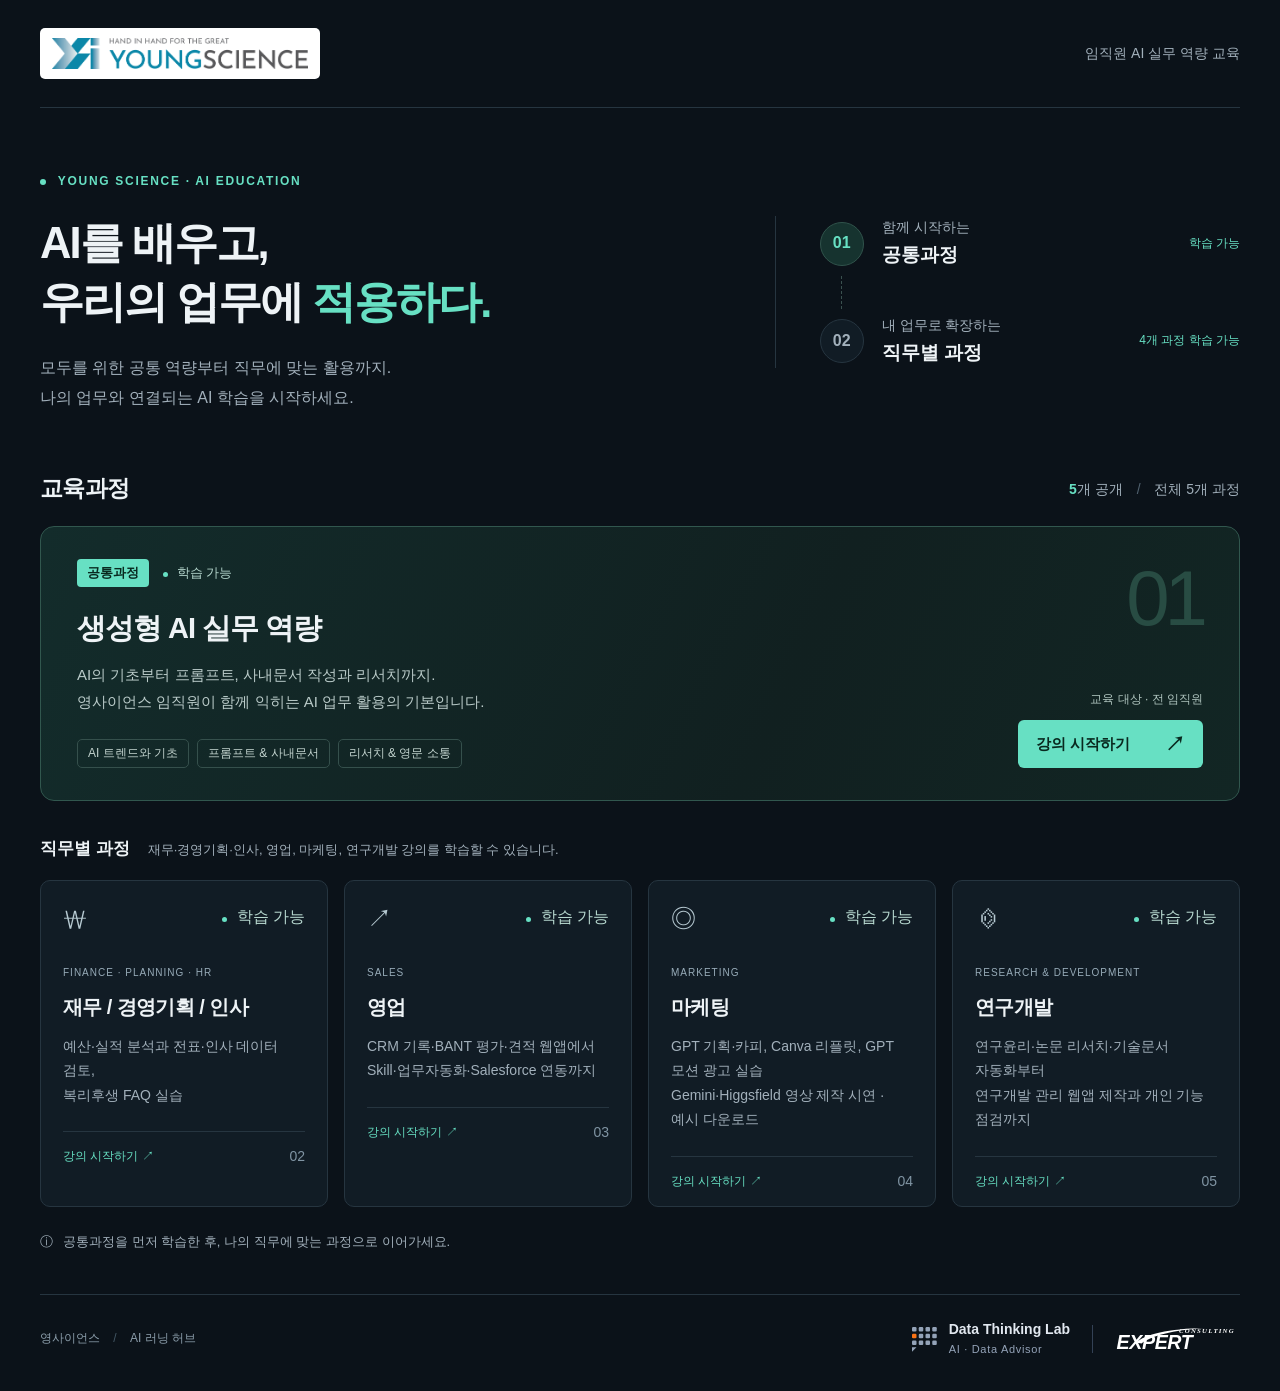
<file: index.html>
<!doctype html>
<html lang="ko">
<head>
  <meta charset="utf-8">
  <meta name="viewport" content="width=device-width, initial-scale=1">
  <meta name="description" content="영사이언스 임직원을 위한 AI 교육. 공통과정부터 직무별 심화과정까지 한곳에서 학습하세요.">
  <meta name="theme-color" content="#0b1219">
  <title>영사이언스 | AI 러닝 허브</title>
  <link rel="stylesheet" href="style.css">
<style id="company-logo-style">
.company-logo{display:flex;align-items:center;position:relative;width:280px;padding:10px 12px;overflow:hidden;background:#fff;border-radius:5px;flex-shrink:0}
.company-logo img{display:block;position:static;width:100%;max-width:100%;height:auto}
.lecture-logo{width:210px;border:0;padding:8px 10px;cursor:pointer}
.company-logo:focus-visible{outline:2px solid #67e0c3;outline-offset:3px}
@media(max-width:640px){.company-logo{width:220px}.lecture-logo{width:130px;padding:6px}}
</style>
<style id="partner-brand-style">.partner-brands{display:flex;align-items:center;gap:22px;flex-wrap:wrap}.dtl-brand{display:flex;align-items:center;gap:10px;color:#e2e8f0}.dtl-brand>svg{width:30px;height:30px}.dtl-brand strong{display:block;font-size:14px;line-height:1.5}.dtl-brand small{display:block;font-size:11px;letter-spacing:.7px;color:#94a3b8}.partner-divider{height:28px;border-left:1px solid #334155}.expert-brand svg{display:block;width:125px;height:auto}footer{align-items:center}@media(max-width:640px){footer{align-items:flex-start;gap:18px}.partner-brands{gap:16px}}</style>
</head>
<body>
  <a class="skip" href="#courses">교육과정으로 바로가기</a>
  <header class="header">
    <a class="brand" href="./" aria-label="영사이언스 AI 러닝 허브 홈"><span class="company-logo"><img src="company-logo-hd.png" alt="YOUNGSCIENCE 영사이언스" width="9492" height="1152"></span></a>
    <span class="header-label">임직원 AI 실무 역량 교육</span>
  </header>
  <main>
    <section class="intro" aria-labelledby="page-title">
      <div><p class="eyebrow"><span></span> YOUNG SCIENCE · AI EDUCATION</p><h1 id="page-title">AI를 배우고,<br>우리의 업무에 <em>적용하다.</em></h1><p class="intro-copy">모두를 위한 공통 역량부터 직무에 맞는 활용까지.<br>나의 업무와 연결되는 AI 학습을 시작하세요.</p></div>
      <div class="learning-path" aria-label="학습 순서"><div class="path-item"><span class="step">01</span><div><small>함께 시작하는</small><strong>공통과정</strong></div><span class="path-state">학습 가능</span></div><div class="path-line"></div><div class="path-item"><span class="step muted">02</span><div><small>내 업무로 확장하는</small><strong>직무별 과정</strong></div><span class="path-state">4개 과정 학습 가능</span></div></div>
    </section>
    <section id="courses" aria-labelledby="courses-title">
      <div class="section-heading"><h2 id="courses-title">교육과정</h2><p><strong>5</strong>개 공개 <span>/</span> 전체 5개 과정</p></div>
      <a class="common-course" href="common.html">
        <div class="common-main"><div class="course-meta"><span class="badge">공통과정</span><span class="available"><i></i> 학습 가능</span></div><h3>생성형 AI 실무 역량</h3><p>AI의 기초부터 프롬프트, 사내문서 작성과 리서치까지.<br>영사이언스 임직원이 함께 익히는 AI 업무 활용의 기본입니다.</p><div class="tags"><span>AI 트렌드와 기초</span><span>프롬프트 & 사내문서</span><span>리서치 & 영문 소통</span></div></div>
        <div class="common-side"><span class="course-number" aria-hidden="true">01</span><span class="audience">교육 대상 · 전 임직원</span><span class="start">강의 시작하기 <span aria-hidden="true">↗</span></span></div>
      </a>
      <div class="track-heading"><h3>직무별 과정</h3><p>재무·경영기획·인사, 영업, 마케팅, 연구개발 강의를 학습할 수 있습니다.</p></div>
      <div class="tracks">
        <a class="track track-available" href="management-finance-hr.html"><div class="track-top"><span class="track-icon" aria-hidden="true">₩</span><span class="available"><i></i> 학습 가능</span></div><span class="track-en">FINANCE · PLANNING · HR</span><h4>재무 / 경영기획 / 인사</h4><p>예산·실적 분석과 전표·인사 데이터 검토,<br>복리후생 FAQ 실습</p><div class="track-bottom"><span>강의 시작하기 ↗</span><span aria-hidden="true">02</span></div></a>
        <a class="track track-available" href="management-sales-v2.html"><div class="track-top"><span class="track-icon" aria-hidden="true">↗</span><span class="available"><i></i> 학습 가능</span></div><span class="track-en">SALES</span><h4>영업</h4><p>CRM 기록·BANT 평가·견적 웹앱에서<br>Skill·업무자동화·Salesforce 연동까지</p><div class="track-bottom"><span>강의 시작하기 ↗</span><span aria-hidden="true">03</span></div></a>
        <a class="track track-available" href="management-marketing.html"><div class="track-top"><span class="track-icon" aria-hidden="true">◎</span><span class="available"><i></i> 학습 가능</span></div><span class="track-en">MARKETING</span><h4>마케팅</h4><p>GPT 기획·카피, Canva 리플릿, GPT 모션 광고 실습<br>Gemini·Higgsfield 영상 제작 시연 · 예시 다운로드</p><div class="track-bottom"><span>강의 시작하기 ↗</span><span aria-hidden="true">04</span></div></a>
                <a class="track track-available" href="management-rnd.html"><div class="track-top"><span class="track-icon" aria-hidden="true">⌬</span><span class="available"><i></i> 학습 가능</span></div><span class="track-en">RESEARCH & DEVELOPMENT</span><h4>연구개발</h4><p>연구윤리·논문 리서치·기술문서 자동화부터<br>연구개발 관리 웹앱 제작과 개인 기능 점검까지</p><div class="track-bottom"><span>강의 시작하기 ↗</span><span aria-hidden="true">05</span></div></a>
      </div>
    </section>
    <aside class="notice"><span aria-hidden="true">ⓘ</span><p>공통과정을 먼저 학습한 후, 나의 직무에 맞는 과정으로 이어가세요.</p></aside>
  </main>
  <footer><span>영사이언스 <span class="footer-divider">/</span> AI 러닝 허브</span><div class="partner-brands" aria-label="교육 파트너"><a class="dtl-brand" href="https://www.datathinkinglab.com/" target="_blank" rel="noopener noreferrer" aria-label="Data Thinking Lab 홈페이지 (새 탭)"><svg viewBox="0 0 40 40" fill="none" xmlns="http://www.w3.org/2000/svg">
            <rect x="4" y="4" width="6" height="6" rx="1.5" fill="#94A3B8"/>
            <rect x="13" y="4" width="6" height="6" rx="1.5" fill="#94A3B8"/>
            <rect x="22" y="4" width="6" height="6" rx="1.5" fill="#94A3B8"/>
            <rect x="31" y="4" width="6" height="6" rx="1.5" fill="#94A3B8"/>
            <rect x="4" y="13" width="6" height="6" rx="1.5" fill="#F97316"/>
            <rect x="13" y="13" width="6" height="6" rx="1.5" fill="#94A3B8"/>
            <rect x="22" y="13" width="6" height="6" rx="1.5" fill="#94A3B8"/>
            <rect x="31" y="13" width="6" height="6" rx="1.5" fill="#94A3B8"/>
            <rect x="4" y="22" width="6" height="6" rx="1.5" fill="#94A3B8"/>
            <rect x="13" y="22" width="6" height="6" rx="1.5" fill="#94A3B8"/>
            <rect x="22" y="22" width="6" height="6" rx="1.5" fill="#94A3B8"/>
            <rect x="31" y="22" width="6" height="6" rx="1.5" fill="#94A3B8"/>
            <path d="M4 31L10 31L4 37Z" fill="#94A3B8"/>
          </svg><span><strong>Data Thinking Lab</strong><small>AI · Data Advisor</small></span></a><span class="partner-divider" aria-hidden="true"></span><span class="expert-brand" role="img" aria-label="Expert Consulting"><svg viewBox="0 0 156 34" fill="none" xmlns="http://www.w3.org/2000/svg">
            <path d="M 26 22 C 38 12, 65 4.5, 114 3.8 C 82 5.5, 48 11.5, 33 23 Z" fill="#ffffff" />
            <text x="80" y="9.5" font-family="'Georgia', 'Times New Roman', serif" font-weight="bold" font-style="italic" font-size="8.5" fill="#ffffff" letter-spacing="1.5">CONSULTING</text>
            <text x="2" y="29.5" font-family="'Impact', 'Arial Black', sans-serif" font-weight="900" font-style="italic" font-size="24.5" fill="#ffffff" letter-spacing="-0.5">EXPERT</text>
          </svg></span></div></footer>
</body>
</html>
</file>
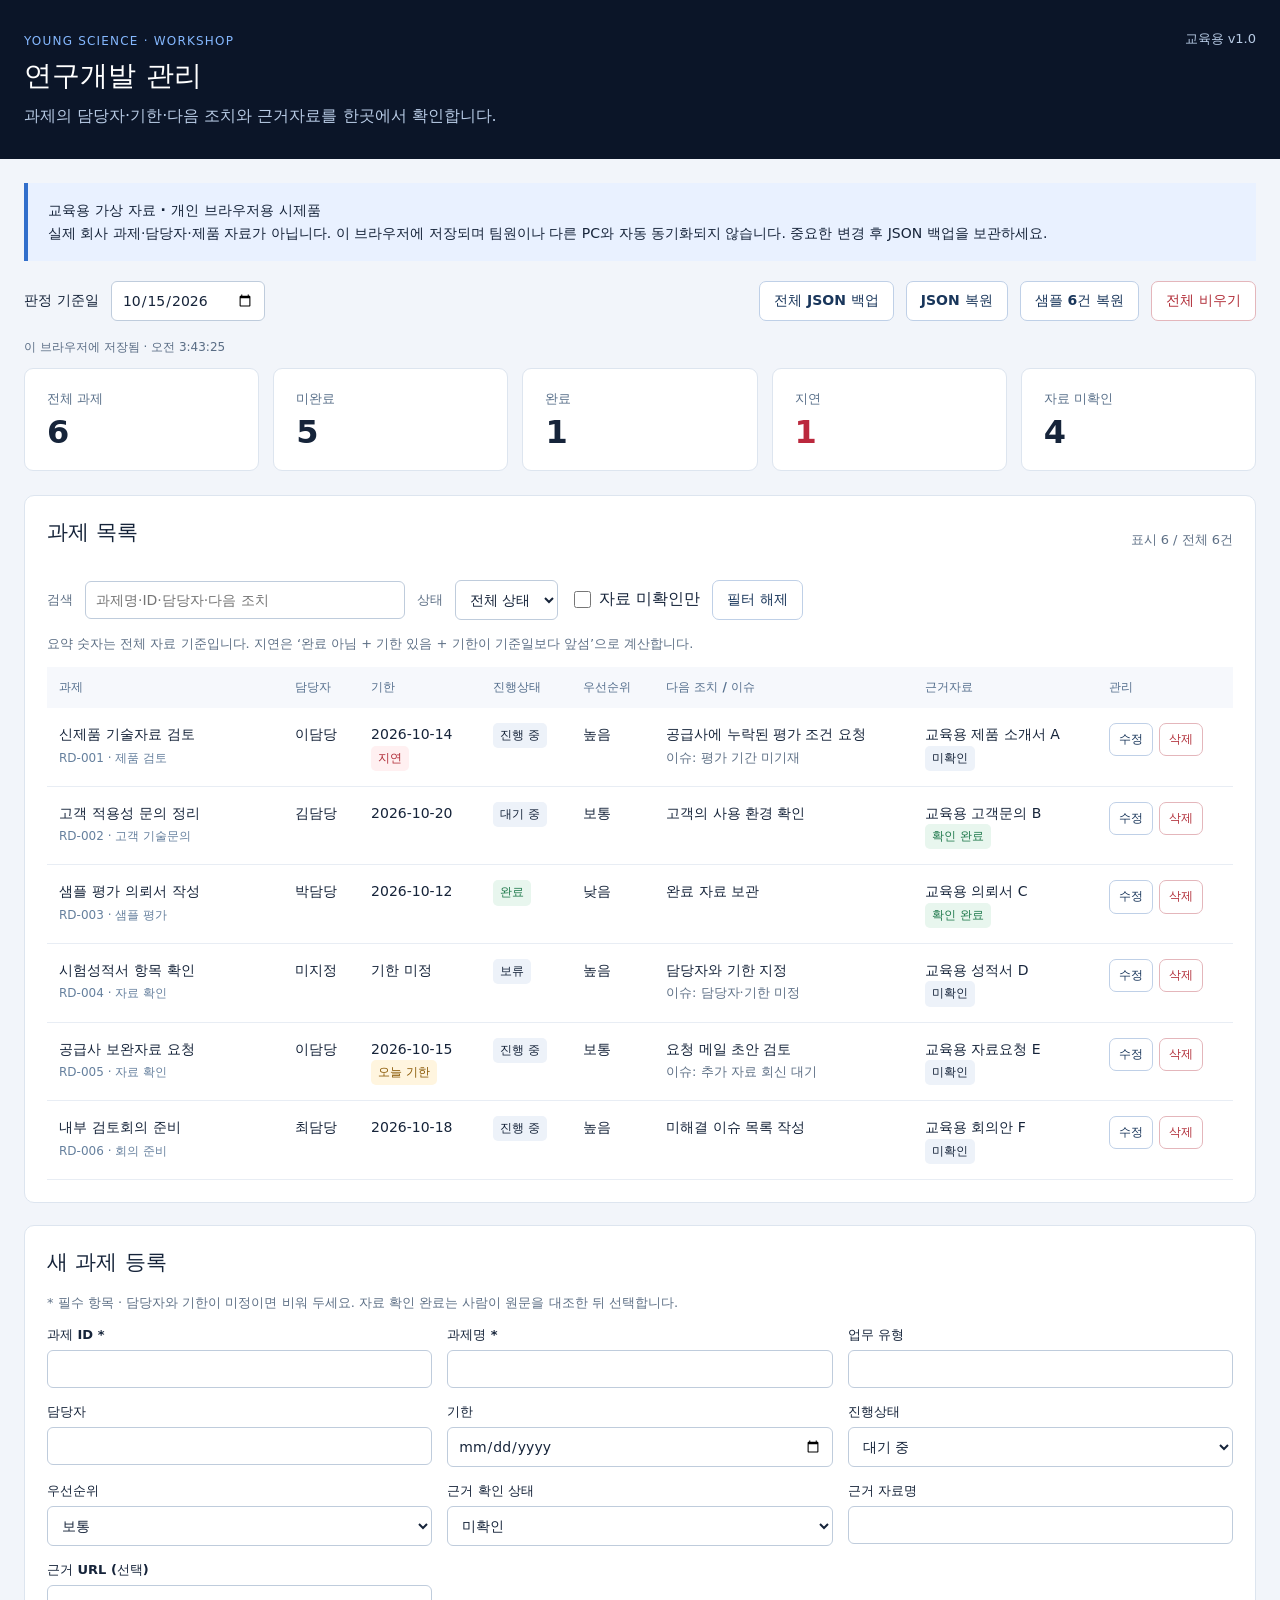
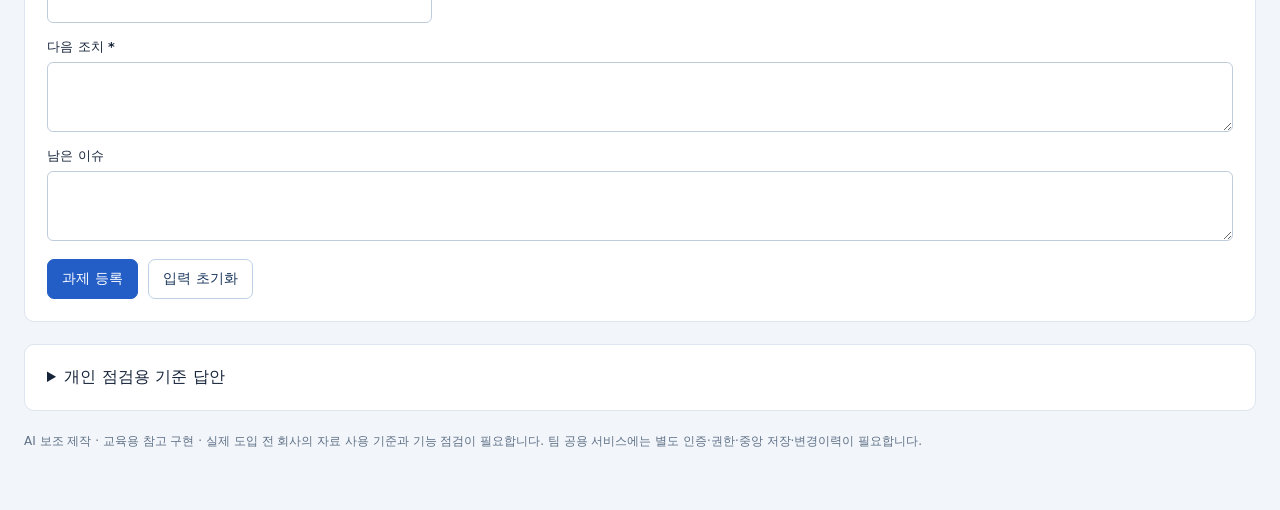
<file: rnd/연구개발관리_웹앱_완성예시.html>
<!doctype html><html lang="ko"><head><meta charset="utf-8"><meta name="viewport" content="width=device-width,initial-scale=1"><title>영사이언스 연구개발 관리 · 교육용</title>
<style>
:root{font-family:system-ui,'Malgun Gothic',sans-serif;color:#16243a;background:#f2f5fa;font-synthesis:none}*{box-sizing:border-box}body{margin:0}header{background:#0b1528;color:#fff;padding:30px max(24px,calc((100vw - 1400px)/2))}header p{color:#b8cbe5;line-height:1.6;margin:8px 0 0}h1{font-size:28px;margin:8px 0}h2{font-size:21px;margin:0 0 16px}.eyebrow{font-size:12px;letter-spacing:.1em;color:#85b8ff}main{max-width:1448px;margin:auto;padding:24px}.notice{padding:16px 20px;background:#e9f1ff;border-left:4px solid #326fcb;line-height:1.65;font-size:14px;margin-bottom:20px}.bar{display:flex;align-items:center;gap:12px;flex-wrap:wrap;margin-bottom:18px}.bar label{font-weight:700;font-size:14px}.spacer{flex:1}button,.filebutton{font:inherit;font-size:14px;font-weight:650;border:1px solid #bfd0e7;background:white;border-radius:7px;padding:10px 14px;cursor:pointer;color:#19365b}button:hover,.filebutton:hover{background:#edf4ff}button.primary{background:#235dc6;color:white;border-color:#235dc6}button.danger{color:#b12d38;border-color:#e4b6bb}input,select,textarea{font:inherit;font-size:14px;padding:10px;border:1px solid #bfccdc;border-radius:6px;background:#fff;color:#16243a;max-width:100%}input:focus,select:focus,textarea:focus,button:focus-visible{outline:3px solid #8eb9f0;outline-offset:2px}input[type=checkbox]{width:17px;height:17px;vertical-align:middle}.metrics{display:grid;grid-template-columns:repeat(5,1fr);gap:14px;margin-bottom:24px}.metric{background:white;padding:19px 22px;border:1px solid #dde5ef;border-radius:9px}.metric span{font-size:13px;color:#59708a}.metric strong{display:block;font-size:32px;margin-top:5px}.metric.late strong{color:#bb283d}.panel{background:white;border:1px solid #dde5ef;border-radius:10px;padding:22px;margin-bottom:22px}.muted{font-size:13px;color:#5f7187;line-height:1.65}.filters{display:flex;flex-wrap:wrap;gap:12px;align-items:center;margin-bottom:12px}#query{width:320px}.table-wrap{overflow:auto}table{border-collapse:collapse;width:100%;font-size:14px;min-width:1070px}th{text-align:left;color:#56708e;background:#f6f8fc;font-size:12px;white-space:nowrap;padding:12px}td{padding:15px 12px;border-bottom:1px solid #e8edf4;vertical-align:top;line-height:1.6}.project-name{display:block;min-width:180px;font-weight:700}.id{font-size:12px;color:#66809e}.status{display:inline-block;border-radius:5px;padding:3px 7px;font-size:12px;white-space:nowrap;background:#edf2f9}.badge-late{background:#fff0f1;color:#b12d38}.badge-done{background:#e8f6ee;color:#1f794c}.badge-today{background:#fff5df;color:#8a5905}.actions{display:flex;gap:6px}.actions button{padding:6px 9px;font-size:12px}.form-grid{display:grid;grid-template-columns:repeat(3,1fr);gap:15px}.field{display:flex;flex-direction:column;gap:6px}.field label{font-size:13px;font-weight:700}.field.wide{grid-column:span 3}textarea{min-height:70px;resize:vertical}a{color:#235dc6}.feedback{padding:14px 17px;border-radius:7px;background:#e8f6ee;color:#1f6648;margin-bottom:16px;white-space:pre-wrap}.feedback.error{background:#fff0f1;color:#a91d32}.feedback[hidden]{display:none}#saveState{font-size:12px;color:#5a6d85}#saveState.error{color:#a91d32}#formError{color:#a91d32;font-weight:600;line-height:1.7}.footer{font-size:12px;color:#5f7187;padding:0 0 24px}details summary{cursor:pointer;font-weight:700}#empty{padding:30px;text-align:center;color:#60758f}.link-line{font-size:12px;display:block}.form-actions{display:flex;gap:10px;align-items:center;margin-top:18px}.version{float:right;color:#b8cbe5;font-size:13px}@media(max-width:800px){.metrics{grid-template-columns:repeat(2,1fr)}.form-grid{grid-template-columns:1fr}.field.wide{grid-column:span 1}main{padding:16px}.panel{padding:16px}header{padding:24px}h1{font-size:23px}}
</style></head><body>
<header><span class="eyebrow">YOUNG SCIENCE · WORKSHOP</span><span class="version">교육용 v1.0</span><h1>연구개발 관리</h1><p>과제의 담당자·기한·다음 조치와 근거자료를 한곳에서 확인합니다.</p></header>
<main><div class="notice"><strong>교육용 가상 자료 · 개인 브라우저용 시제품</strong><br>실제 회사 과제·담당자·제품 자료가 아닙니다. 이 브라우저에 저장되며 팀원이나 다른 PC와 자동 동기화되지 않습니다. 중요한 변경 후 JSON 백업을 보관하세요.</div>
<div class="bar"><label for="referenceDate">판정 기준일</label><input id="referenceDate" type="date" required><span class="spacer"></span><button id="exportBtn">전체 JSON 백업</button><label class="filebutton" for="importFile">JSON 복원</label><input id="importFile" type="file" accept=".json,application/json" hidden><button id="resetDemo">샘플 6건 복원</button><button id="clearAll" class="danger">전체 비우기</button></div>
<div id="feedback" class="feedback" role="status" aria-live="polite" hidden></div><p id="saveState" role="status"></p>
<div class="metrics"><div class="metric"><span>전체 과제</span><strong id="total">0</strong></div><div class="metric"><span>미완료</span><strong id="active">0</strong></div><div class="metric"><span>완료</span><strong id="done">0</strong></div><div class="metric late"><span>지연</span><strong id="late">0</strong></div><div class="metric"><span>자료 미확인</span><strong id="unverified">0</strong></div></div>
<section class="panel"><div class="bar"><h2>과제 목록</h2><span class="spacer"></span><span id="visibleCount" class="muted"></span></div><div class="filters"><label for="query" class="muted">검색</label><input id="query" placeholder="과제명·ID·담당자·다음 조치"><label for="statusFilter" class="muted">상태</label><select id="statusFilter"><option value="">전체 상태</option><option>대기 중</option><option>진행 중</option><option>보류</option><option>완료</option></select><label><input id="onlyUnverified" type="checkbox"> 자료 미확인만</label><button id="clearFilters">필터 해제</button></div><p class="muted">요약 숫자는 전체 자료 기준입니다. 지연은 ‘완료 아님 + 기한 있음 + 기한이 기준일보다 앞섬’으로 계산합니다.</p><div class="table-wrap"><table><thead><tr><th>과제</th><th>담당자</th><th>기한</th><th>진행상태</th><th>우선순위</th><th>다음 조치 / 이슈</th><th>근거자료</th><th>관리</th></tr></thead><tbody id="projectRows"></tbody></table></div><p id="empty" hidden>조건에 맞는 과제가 없습니다.</p></section>
<section class="panel" id="editor"><h2 id="formTitle">새 과제 등록</h2><p class="muted">* 필수 항목 · 담당자와 기한이 미정이면 비워 두세요. 자료 확인 완료는 사람이 원문을 대조한 뒤 선택합니다.</p><form id="projectForm" novalidate><div class="form-grid" id="formFields"></div><p id="formError" role="alert"></p><div class="form-actions"><button type="submit" class="primary" id="saveBtn">과제 등록</button><button type="button" id="cancelEdit">입력 초기화</button></div></form></section>
<details class="panel"><summary>개인 점검용 기준 답안</summary><p class="muted">샘플 복원 후 기준일 2026-10-15: 전체 6, 미완료 5, 완료 1, 지연 1, 자료 미확인 4.<br>이담당 검색: RD-001·RD-005. 완료 필터: RD-003. 기준일 2026-10-16: 지연 2건.<br>등록·수정 후 새로고침, JSON 백업과 복원, 중복 ID와 잘못된 파일 거부를 직접 확인하세요.</p></details>
<p class="footer">AI 보조 제작 · 교육용 참고 구현 · 실제 도입 전 회사의 자료 사용 기준과 기능 점검이 필요합니다. 팀 공용 서비스에는 별도 인증·권한·중앙 저장·변경이력이 필요합니다.</p></main>
<script>
'use strict';
const DEMO={
  "schemaVersion": 1,
  "referenceDate": "2026-10-15",
  "projects": [
    {
      "id": "RD-001",
      "name": "신제품 기술자료 검토",
      "category": "제품 검토",
      "owner": "이담당",
      "dueDate": "2026-10-14",
      "status": "진행 중",
      "priority": "높음",
      "nextAction": "공급사에 누락된 평가 조건 요청",
      "sourceTitle": "교육용 제품 소개서 A",
      "sourceUrl": "",
      "sourceStatus": "미확인",
      "issue": "평가 기간 미기재"
    },
    {
      "id": "RD-002",
      "name": "고객 적용성 문의 정리",
      "category": "고객 기술문의",
      "owner": "김담당",
      "dueDate": "2026-10-20",
      "status": "대기 중",
      "priority": "보통",
      "nextAction": "고객의 사용 환경 확인",
      "sourceTitle": "교육용 고객문의 B",
      "sourceUrl": "",
      "sourceStatus": "확인 완료",
      "issue": ""
    },
    {
      "id": "RD-003",
      "name": "샘플 평가 의뢰서 작성",
      "category": "샘플 평가",
      "owner": "박담당",
      "dueDate": "2026-10-12",
      "status": "완료",
      "priority": "낮음",
      "nextAction": "완료 자료 보관",
      "sourceTitle": "교육용 의뢰서 C",
      "sourceUrl": "",
      "sourceStatus": "확인 완료",
      "issue": ""
    },
    {
      "id": "RD-004",
      "name": "시험성적서 항목 확인",
      "category": "자료 확인",
      "owner": "",
      "dueDate": "",
      "status": "보류",
      "priority": "높음",
      "nextAction": "담당자와 기한 지정",
      "sourceTitle": "교육용 성적서 D",
      "sourceUrl": "",
      "sourceStatus": "미확인",
      "issue": "담당자·기한 미정"
    },
    {
      "id": "RD-005",
      "name": "공급사 보완자료 요청",
      "category": "자료 확인",
      "owner": "이담당",
      "dueDate": "2026-10-15",
      "status": "진행 중",
      "priority": "보통",
      "nextAction": "요청 메일 초안 검토",
      "sourceTitle": "교육용 자료요청 E",
      "sourceUrl": "",
      "sourceStatus": "미확인",
      "issue": "추가 자료 회신 대기"
    },
    {
      "id": "RD-006",
      "name": "내부 검토회의 준비",
      "category": "회의 준비",
      "owner": "최담당",
      "dueDate": "2026-10-18",
      "status": "진행 중",
      "priority": "높음",
      "nextAction": "미해결 이슈 목록 작성",
      "sourceTitle": "교육용 회의안 F",
      "sourceUrl": "",
      "sourceStatus": "미확인",
      "issue": ""
    }
  ]
};
const KEY='youngscience-rd-management-workshop-v1';
const statuses=['대기 중','진행 중','보류','완료'], priorities=['높음','보통','낮음'], verified=['미확인','확인 완료'];
const fields=[['id','과제 ID *','text'],['name','과제명 *','text'],['category','업무 유형','text'],['owner','담당자','text'],['dueDate','기한','date'],['status','진행상태',statuses],['priority','우선순위',priorities],['sourceStatus','근거 확인 상태',verified],['sourceTitle','근거 자료명','text'],['sourceUrl','근거 URL (선택)','url'],['nextAction','다음 조치 *','textarea'],['issue','남은 이슈','textarea']];
let data,editing=null,storageBlocked=false;
const $=id=>document.getElementById(id);
const clone=x=>JSON.parse(JSON.stringify(x));
function show(message,error=false){$('feedback').textContent=message;$('feedback').className='feedback'+(error?' error':'');$('feedback').hidden=false;}
function validDate(v){if(!/^\d{4}-\d{2}-\d{2}$/.test(v))return false;const d=new Date(v+'T00:00:00Z');return Number.isFinite(d.getTime())&&d.toISOString().slice(0,10)===v;}
function validURL(v){try{const u=new URL(v);return ['https:','http:'].includes(u.protocol);}catch{return false;}}
function validateFile(value){
 if(!value||value.schemaVersion!==1||!validDate(value.referenceDate)||!Array.isArray(value.projects))throw Error('버전·기준일·projects 배열을 확인하세요.');
 if(value.projects.length>5000)throw Error('교육용 시제품은 최대 5,000건까지 복원할 수 있습니다.');
 const ids=new Set();const result=[];
 value.projects.forEach((p,i)=>{if(!p||typeof p!=='object'||Array.isArray(p))throw Error((i+1)+'번째 과제 형식 오류');let row={};
  fields.forEach(([key])=>{if(typeof p[key]!=='string')throw Error((i+1)+'번째 과제 '+key+'는 문자열이어야 합니다.');row[key]=p[key].trim();if(row[key].length>5000)throw Error(key+' 값이 너무 깁니다.');});
  if(!row.id||!row.name||!row.nextAction)throw Error((i+1)+'번째 과제의 ID·과제명·다음 조치는 필수입니다.');
  if(ids.has(row.id))throw Error('중복 ID: '+row.id);ids.add(row.id);
  if(!statuses.includes(row.status)||!priorities.includes(row.priority)||!verified.includes(row.sourceStatus))throw Error(row.id+'의 상태 또는 우선순위가 올바르지 않습니다.');
  if(row.dueDate&&!validDate(row.dueDate))throw Error(row.id+'의 날짜가 올바르지 않습니다.');
  if(row.sourceUrl&&!validURL(row.sourceUrl))throw Error(row.id+'의 URL은 http 또는 https여야 합니다.');
  result.push(row);
 });return {schemaVersion:1,referenceDate:value.referenceDate,projects:result};
}
function save(){
 if(storageBlocked){$('saveState').textContent='기존 저장 자료 오류로 자동 저장이 중지되었습니다. JSON 백업 또는 복원을 사용하세요.';$('saveState').className='error';return;}
 try{localStorage.setItem(KEY,JSON.stringify(data));$('saveState').textContent='이 브라우저에 저장됨 · '+new Date().toLocaleTimeString('ko-KR');$('saveState').className='';}
 catch{$('saveState').textContent='브라우저 저장 실패 · 현재 화면은 유지됩니다. JSON 백업을 다운로드하세요.';$('saveState').className='error';}
}
function isLate(p){return p.status!=='완료'&&p.dueDate!==''&&p.dueDate<data.referenceDate;}
function node(tag,text,cls){const el=document.createElement(tag);if(text!==undefined)el.textContent=text;if(cls)el.className=cls;return el;}
function render(){
 $('referenceDate').value=data.referenceDate;
 const p=data.projects;$('total').textContent=p.length;$('done').textContent=p.filter(x=>x.status==='완료').length;$('active').textContent=p.filter(x=>x.status!=='완료').length;$('late').textContent=p.filter(isLate).length;$('unverified').textContent=p.filter(x=>x.sourceStatus==='미확인').length;
 const q=$('query').value.trim().toLocaleLowerCase();const list=p.filter(x=>(!q||[x.id,x.name,x.owner,x.nextAction].join(' ').toLocaleLowerCase().includes(q))&&(!$('statusFilter').value||x.status===$('statusFilter').value)&&(!$('onlyUnverified').checked||x.sourceStatus==='미확인'));
 $('visibleCount').textContent='표시 '+list.length+' / 전체 '+p.length+'건';$('empty').hidden=!!list.length;$('projectRows').replaceChildren();
 list.forEach(p=>{const tr=node('tr');tr.dataset.id=p.id;let td=node('td');td.append(node('span',p.name,'project-name'),node('span',p.id+' · '+(p.category||'유형 미정'),'id'));tr.append(td);
 tr.append(node('td',p.owner||'미지정'));td=node('td');td.append(node('div',p.dueDate||'기한 미정'));if(isLate(p))td.append(node('span','지연','status badge-late'));else if(p.status!=='완료'&&p.dueDate===data.referenceDate)td.append(node('span','오늘 기한','status badge-today'));tr.append(td);
 td=node('td');td.append(node('span',p.status,'status'+(p.status==='완료'?' badge-done':'')));tr.append(td,node('td',p.priority));td=node('td');td.append(node('div',p.nextAction));if(p.issue)td.append(node('span','이슈: '+p.issue,'muted'));tr.append(td);
 td=node('td');td.append(node('div',p.sourceTitle||'자료 미등록'),node('span',p.sourceStatus,'status'+(p.sourceStatus==='확인 완료'?' badge-done':'')));if(p.sourceUrl){const a=node('a','근거 열기','link-line');a.href=p.sourceUrl;a.target='_blank';a.rel='noopener noreferrer';td.append(a);}tr.append(td);
 td=node('td');const buttons=node('div',undefined,'actions');const edit=node('button','수정');edit.setAttribute('aria-label',p.id+' 수정');edit.onclick=()=>editProject(p.id);const del=node('button','삭제','danger');del.setAttribute('aria-label',p.id+' 삭제');del.onclick=()=>{if(confirm('“'+p.name+'” 과제를 삭제할까요?')){data.projects=data.projects.filter(x=>x.id!==p.id);if(editing===p.id)resetForm();save();render();show('과제를 삭제했습니다.');}};buttons.append(edit,del);td.append(buttons);tr.append(td);$('projectRows').append(tr);
 });
}
fields.forEach(([key,label,type])=>{const wrap=node('div',undefined,'field'+(type==='textarea'?' wide':''));const lab=node('label',label);lab.htmlFor='f-'+key;let input;if(Array.isArray(type)){input=node('select');type.forEach(x=>{const o=node('option',x);o.value=x;input.append(o);});}else{input=node(type==='textarea'?'textarea':'input');if(type!=='textarea')input.type=type;input.maxLength=5000;}input.id='f-'+key;input.name=key;if(['id','name','nextAction'].includes(key))input.required=true;wrap.append(lab,input);$('formFields').append(wrap);});
function resetForm(){editing=null;$('projectForm').reset();$('f-id').readOnly=false;$('f-priority').value='보통';$('formTitle').textContent='새 과제 등록';$('saveBtn').textContent='과제 등록';$('cancelEdit').textContent='입력 초기화';$('formError').textContent='';}
function editProject(id){const p=data.projects.find(x=>x.id===id);editing=id;fields.forEach(([k])=>$('f-'+k).value=p[k]);$('f-id').readOnly=true;$('formTitle').textContent='과제 수정 · '+id;$('saveBtn').textContent='수정 저장';$('cancelEdit').textContent='수정 취소';$('formError').textContent='';$('editor').scrollIntoView({behavior:'smooth',block:'start'});}
$('projectForm').onsubmit=ev=>{ev.preventDefault();const p={};fields.forEach(([k])=>p[k]=$('f-'+k).value.trim());try{let items=data.projects.filter(x=>x.id!==editing);items.push(p);const next=validateFile({...data,projects:items});if(editing){const previousIndex=data.projects.findIndex(x=>x.id===editing);const row=next.projects.pop();next.projects.splice(previousIndex,0,row);}data=next;save();render();resetForm();show('과제를 저장했습니다.');}catch(e){$('formError').textContent=e.message;}};
$('cancelEdit').onclick=resetForm;
['query','statusFilter','onlyUnverified'].forEach(id=>$(id).addEventListener(id==='query'?'input':'change',render));
$('clearFilters').onclick=()=>{$('query').value='';$('statusFilter').value='';$('onlyUnverified').checked=false;render();};
$('referenceDate').onchange=()=>{const v=$('referenceDate').value;if(!validDate(v)){show('올바른 기준일을 선택하세요.',true);$('referenceDate').value=data.referenceDate;return;}data.referenceDate=v;save();render();};
$('exportBtn').onclick=()=>{const blob=new Blob([JSON.stringify(data,null,2)],{type:'application/json;charset=utf-8'});const u=URL.createObjectURL(blob);const a=node('a');a.href=u;a.download='연구개발관리_백업_'+data.referenceDate+'.json';document.body.append(a);a.click();a.remove();setTimeout(()=>URL.revokeObjectURL(u),1000);show('전체 '+data.projects.length+'건의 백업 파일을 다운로드했습니다.');};
$('importFile').onchange=async ev=>{const f=ev.target.files[0];if(!f)return;try{if(f.size>10000000)throw Error('10MB 이하의 JSON 파일을 선택하세요.');const next=validateFile(JSON.parse(await f.text()));if(confirm(next.projects.length+'건으로 현재 목록 전체를 교체할까요? 필요한 자료는 먼저 백업하세요.')){data=next;storageBlocked=false;resetForm();save();render();show('JSON '+next.projects.length+'건을 복원했습니다.');}else show('복원을 취소했습니다. 기존 목록을 유지합니다.');}catch(e){show('복원 실패: '+e.message+'\n기존 목록은 변경하지 않았습니다.',true);}finally{ev.target.value='';}};
$('resetDemo').onclick=()=>{if(confirm('현재 목록을 교육용 샘플 6건으로 교체할까요? 필요한 자료는 먼저 백업하세요.')){data=clone(DEMO);storageBlocked=false;resetForm();$('query').value='';$('statusFilter').value='';$('onlyUnverified').checked=false;save();render();show('샘플 6건을 복원했습니다.');}};
$('clearAll').onclick=()=>{if(confirm('모든 과제를 비울까요? 먼저 JSON 백업을 보관하세요.')){data.projects=[];storageBlocked=false;resetForm();save();render();show('과제를 모두 비웠습니다.');}};
try{const raw=localStorage.getItem(KEY);data=raw===null?clone(DEMO):validateFile(JSON.parse(raw));}catch(e){data={schemaVersion:1,referenceDate:DEMO.referenceDate,projects:[]};storageBlocked=true;show('기존 브라우저 저장 자료를 읽지 못했습니다. 원본을 덮어쓰지 않고 빈 화면을 표시합니다. JSON 복원 또는 샘플 복원을 선택하세요.',true);}
resetForm();render();save();
</script></body></html>
</file>
<file: style.css>
:root{color-scheme:dark;--bg:#0b1219;--surface:#111c25;--border:#263540;--text:#eef3f6;--muted:#a2b0bb;--accent:#67e0c3}*{box-sizing:border-box}html{scroll-behavior:smooth}body{margin:0;background:var(--bg);color:var(--text);font-family:"Pretendard","Malgun Gothic",-apple-system,BlinkMacSystemFont,"Segoe UI",sans-serif;font-size:16px;line-height:1.65;word-break:keep-all}a{color:inherit;text-decoration:none}a:focus-visible{outline:3px solid var(--accent);outline-offset:6px}.skip{position:absolute;top:-80px;left:16px;background:var(--accent);color:#071b16;padding:12px;z-index:5}.skip:focus{top:12px}.header,main,footer{width:min(1200px,calc(100% - 80px));margin:auto}.header{height:108px;display:flex;align-items:center;justify-content:space-between;border-bottom:1px solid var(--border)}.brand{display:flex;align-items:center;gap:13px;font-size:21px;font-weight:750;line-height:1.4}.brand small{display:block;font-size:10px;letter-spacing:2px;color:var(--muted);font-weight:500;margin-top:3px}.brand-symbol{width:42px;height:46px;border:1px solid #3a685f;display:grid;place-content:center;position:relative;color:var(--accent);font-size:30px;font-weight:500;border-radius:12px 2px 12px 2px}.brand-symbol span{position:absolute;right:4px;bottom:0}.header-label{font-size:14px;color:var(--muted)}.intro{display:grid;grid-template-columns:1.45fr 1fr;align-items:center;gap:60px;padding:64px 0 58px}.eyebrow{font-size:12px;letter-spacing:1.7px;color:var(--accent);font-weight:600;margin:0 0 22px}.eyebrow>span{display:inline-block;width:6px;height:6px;background:var(--accent);border-radius:50%;margin-right:7px;vertical-align:middle}h1{font-size:clamp(34px,3.4vw,48px);letter-spacing:-2px;line-height:1.35;margin:0;font-weight:750}h1 em{font-style:normal;color:var(--accent)}.intro-copy{color:var(--muted);margin:22px 0 0;line-height:1.85}.learning-path{border-left:1px solid var(--border);padding-left:44px}.path-item{display:flex;align-items:center;gap:18px}.step{font-size:16px;font-weight:650;color:var(--accent);width:44px;height:44px;display:grid;place-items:center;background:#16332f;border:1px solid #30534b;border-radius:50%}.step.muted{color:var(--muted);background:var(--surface);border-color:var(--border)}.path-item small{display:block;color:var(--muted);font-size:14px}.path-item strong{display:block;font-size:19px}.path-state{color:var(--accent);font-size:12px;margin-left:auto;white-space:nowrap}.waiting{color:var(--muted)}.path-line{height:33px;border-left:1px dashed #3a514f;margin:5px 0 5px 21px}.section-heading{display:flex;align-items:center;justify-content:space-between;margin-bottom:18px}.section-heading h2{margin:0;font-size:23px;letter-spacing:-.6px}.section-heading p{font-size:14px;color:var(--muted);margin:0}.section-heading p strong{color:var(--accent)}.section-heading p span{margin:0 10px;color:#516270}.common-course{display:flex;justify-content:space-between;gap:32px;padding:32px 36px;border:1px solid #31574e;border-radius:14px;background:linear-gradient(115deg,#132c2b,#112020 62%,#122624);transition:border-color .2s,background .2s}.common-course:hover{border-color:var(--accent);background:linear-gradient(115deg,#183b36,#132b29)}.course-meta{display:flex;align-items:center;gap:14px;font-size:13px}.badge{color:#09291f;background:var(--accent);border-radius:4px;padding:3px 10px;font-weight:700}.available{color:#b7d8cf}.available i{display:inline-block;width:5px;height:5px;background:var(--accent);border-radius:50%;margin-right:5px}.common-main h3{font-size:29px;letter-spacing:-1px;margin:18px 0 8px}.common-main p{color:#bacbc9;margin:0;font-size:15px;line-height:1.8}.tags{display:flex;gap:8px;flex-wrap:wrap;margin-top:24px}.tags span{border:1px solid #35504c;border-radius:5px;padding:4px 10px;color:#c3d4cf;font-size:12px}.common-side{min-width:190px;display:flex;flex-direction:column;align-items:flex-end;justify-content:flex-end}.course-number{font-size:78px;line-height:1;color:#284c43;font-weight:300;letter-spacing:-5px;margin-bottom:auto}.audience{font-size:12px;color:#b0c5bf;margin:16px 0 10px}.start{display:flex;gap:35px;background:var(--accent);color:#09291f;padding:12px 18px;border-radius:6px;font-weight:750;font-size:15px}.start span{font-size:20px;line-height:1.2}.track-heading{display:flex;align-items:baseline;gap:18px;margin:34px 0 16px}.track-heading h3{margin:0;font-size:17px}.track-heading p{margin:0;font-size:13px;color:var(--muted)}.tracks{display:grid;grid-template-columns:repeat(4,1fr);gap:16px}.track{background:var(--surface);border:1px solid var(--border);border-radius:10px;padding:22px 22px 0;min-width:0}.track-top{display:flex;align-items:center;justify-content:space-between;margin-bottom:25px}.track-icon{font-size:25px;color:#b6c9d1;line-height:1.2}.soon{border:1px solid #3a4853;border-radius:20px;padding:2px 9px;font-size:12px;color:#bdc8ce}.track-en{font-size:10px;letter-spacing:1px;color:#97abb8}.track h4{font-size:20px;letter-spacing:-.6px;margin:7px 0 10px}.track p{font-size:14px;color:var(--muted);margin:0 0 24px;line-height:1.75}.track-bottom{border-top:1px solid var(--border);display:flex;align-items:center;justify-content:space-between;padding:13px 0;color:#96a8b5;font-size:12px}.track-bottom>span:last-child{color:#8195a4;font-size:14px}.notice{display:flex;align-items:center;gap:10px;color:var(--muted);font-size:13px;margin:24px 0 42px}.notice p{margin:0}footer{display:flex;justify-content:space-between;gap:16px;border-top:1px solid var(--border);padding:24px 0 32px;color:#8c9eab;font-size:12px}.footer-divider{padding:0 10px;color:#435765}@media(min-width:1600px){.intro{padding-top:76px;padding-bottom:64px}}@media(max-width:1000px){.header,main,footer{width:calc(100% - 48px)}.intro{gap:30px}.learning-path{padding-left:24px}.path-item{gap:10px}.path-state{display:none}.tracks{grid-template-columns:repeat(2,1fr)}.common-course{padding:28px}.track-en{font-size:11px}}@media(max-width:640px){.header,main,footer{width:calc(100% - 36px)}.header{height:86px}.header-label{display:none}.intro{grid-template-columns:1fr;padding:38px 0 32px;gap:30px}h1{font-size:35px;letter-spacing:-1.4px}.intro-copy{font-size:15px}.learning-path{display:flex;border-left:0;border-top:1px solid var(--border);padding:22px 0 0;justify-content:space-between;gap:12px}.path-line{display:none}.path-item{gap:9px}.step{width:32px;height:32px;font-size:12px}.path-item small{font-size:12px}.path-item strong{font-size:16px}.section-heading h2{font-size:21px}.section-heading p{font-size:12px}.common-course{flex-direction:column;padding:24px;gap:20px}.common-main h3{font-size:25px}.common-main p br{display:none}.common-main p{font-size:14px}.tags{gap:6px;margin-top:18px}.tags span{font-size:12px}.common-side{align-items:stretch;min-width:0}.course-number{display:none}.audience{margin:0 0 10px}.start{justify-content:space-between}.track-heading{display:block;margin-top:28px}.track-heading p{margin-top:5px}.tracks{grid-template-columns:1fr;gap:12px}.track{padding:20px 22px 0}.track-top{margin-bottom:12px}.track p br{display:none}.track p{margin-bottom:20px}.notice{align-items:flex-start;margin-bottom:30px}footer{flex-direction:column;gap:4px}}@media(prefers-reduced-motion:reduce){html{scroll-behavior:auto}*{transition:none!important}}

/* Published job courses */
.track-available{display:block;text-decoration:none;color:inherit;transition:border-color .2s,transform .2s}
.track-available:hover{border-color:#67e0c3;transform:translateY(-3px)}
.track-available:focus-visible{outline:2px solid #67e0c3;outline-offset:4px}
.track-available .track-bottom{color:#67e0c3}
</file>
